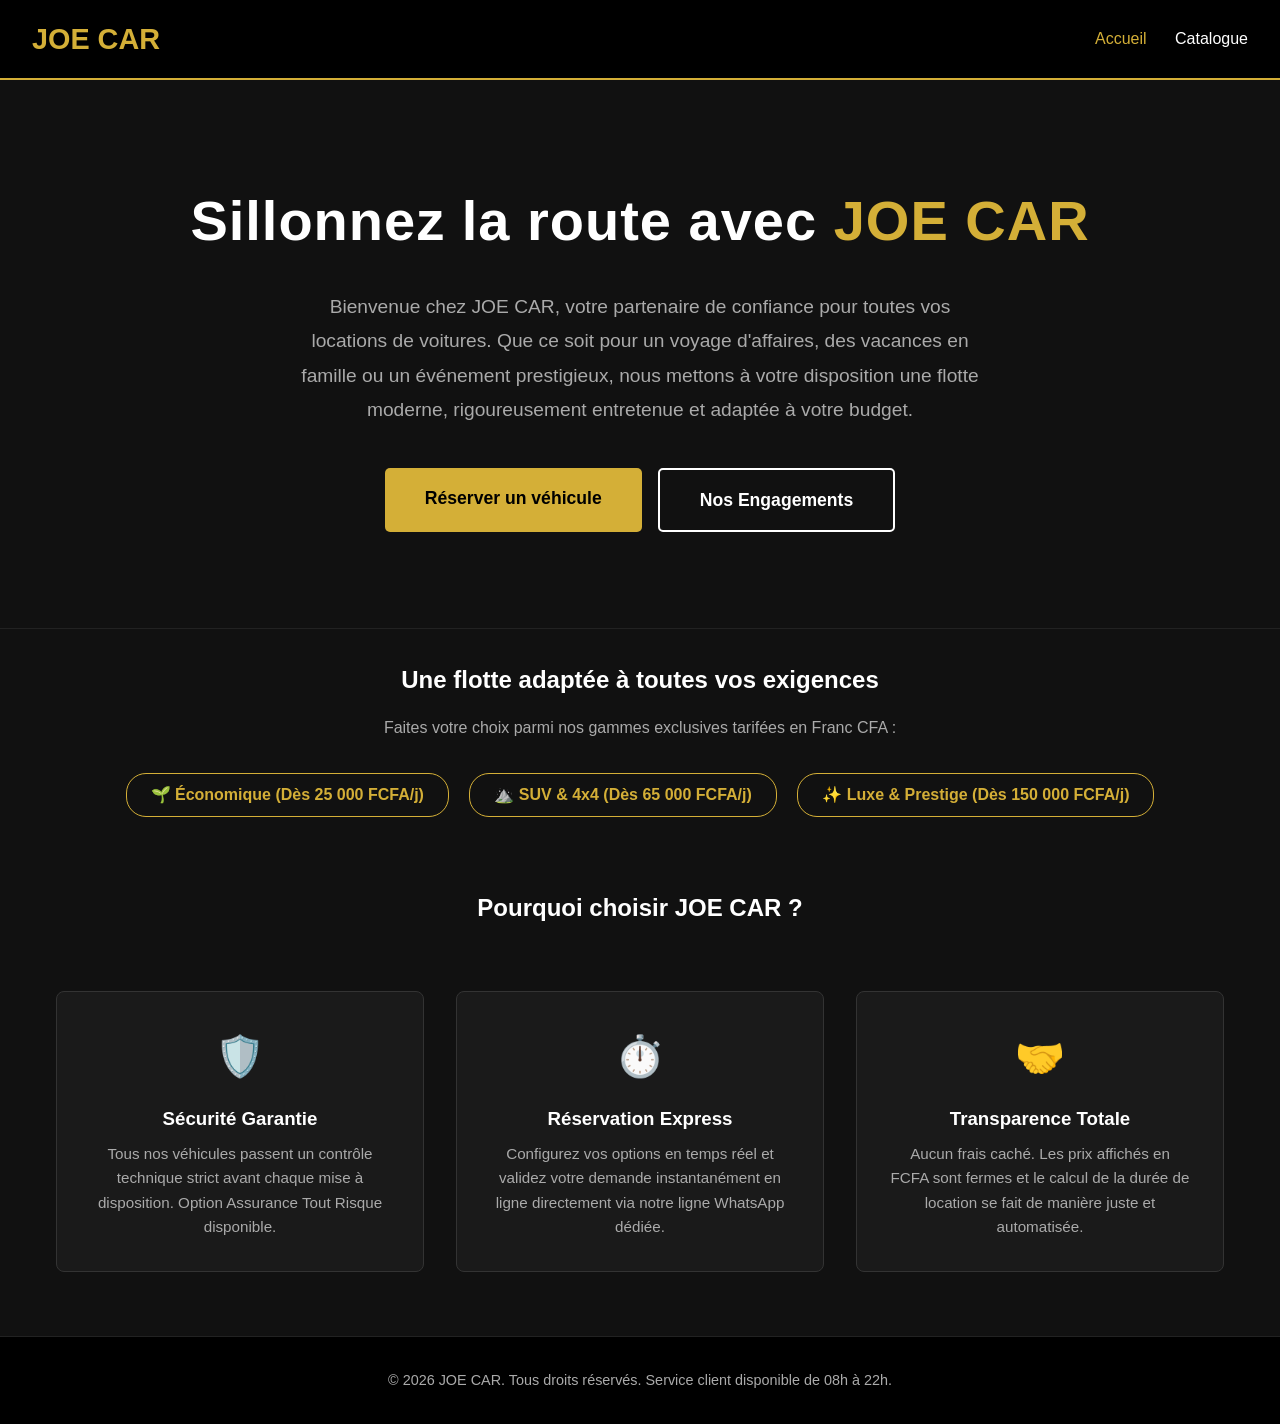
<file: index.html>
<!DOCTYPE html>
<html lang="fr">
<head>
    <meta charset="UTF-8">
    <meta name="viewport" content="width=device-width, initial-scale=1.0">
    <title>JOE CAR - Location de Véhicules de Prestige & Du Quotidien</title>
    <link rel="stylesheet" href="style.css">
    <style>
        /* Styles spécifiques pour enrichir la page d'accueil */
        .hero {
            padding: 6rem 1rem;
            text-align: center;
            background: linear-gradient(rgba(17, 17, 17, 0.85), rgba(17, 17, 17, 0.95)), 
                        url('https://unsplash.com') no-repeat center center/cover;
            border-bottom: 1px solid #222;
        }
        .features {
            display: flex;
            justify-content: space-around;
            flex-wrap: wrap;
            gap: 2rem;
            margin: 4rem 0;
            text-align: center;
        }
        .feature-box {
            flex: 1;
            min-width: 250px;
            background: #1a1a1a;
            padding: 2rem;
            border-radius: 8px;
            border: 1px solid #333;
            transition: transform 0.3s;
        }
        .feature-box:hover {
            transform: translateY(-5px);
            border-color: var(--primary-color);
        }
        .feature-icon {
            font-size: 2.5rem;
            color: var(--primary-color);
            margin-bottom: 1rem;
        }
        .category-preview {
            text-align: center;
            margin-bottom: 4rem;
        }
        .cat-badge {
            display: inline-block;
            padding: 0.5rem 1.5rem;
            border: 1px solid var(--primary-color);
            color: var(--primary-color);
            border-radius: 20px;
            margin: 0.5rem;
            font-weight: bold;
        }
    </style>
</head>
<body>

    <!-- Barre de navigation -->
    <header>
        <a href="index.html" class="logo">JOE CAR</a>
        <nav>
            <a href="index.html" class="active">Accueil</a>
            <a href="catalogue.html">Catalogue</a>
            <!-- Le lien 'Admin' est supprimé du menu visible par les clients -->
        </nav>
    </header>

    <!-- Section Principale (Hero Section) -->
    <section class="hero">
        <h1 style="font-size: 3.5rem; margin-bottom: 1.5rem; font-weight: 800; letter-spacing: 1px;">
            Sillonnez la route avec <span style="color: var(--primary-color);">JOE CAR</span>
        </h1>
        <p style="color: var(--text-muted); max-width: 700px; margin: 0 auto 2.5rem auto; font-size: 1.2rem; line-height: 1.8;">
            Bienvenue chez JOE CAR, votre partenaire de confiance pour toutes vos locations de voitures. 
            Que ce soit pour un voyage d'affaires, des vacances en famille ou un événement prestigieux, 
            nous mettons à votre disposition une flotte moderne, rigoureusement entretenue et adaptée à votre budget.
        </p>
        <div style="display: flex; gap: 1rem; justify-content: center; flex-wrap: wrap;">
            <a href="catalogue.html" class="btn" style="padding: 1rem 2.5rem; font-size: 1.1rem;">Réserver un véhicule</a>
            <a href="#services" class="btn" style="background: transparent; color: #fff; border: 2px solid #fff; padding: 1rem 2.5rem; font-size: 1.1rem;">Nos Engagements</a>
        </div>
    </section>

    <!-- Conteneur global pour le reste des sections -->
    <div class="container" id="services">
        
        <!-- Section des catégories de véhicules proposées -->
        <div class="category-preview">
            <h2 style="margin-bottom: 1rem;">Une flotte adaptée à toutes vos exigences</h2>
            <p style="color: var(--text-muted); margin-bottom: 1.5rem;">Faites votre choix parmi nos gammes exclusives tarifées en Franc CFA :</p>
            <div>
                <span class="cat-badge">🌱 Économique (Dès 25 000 FCFA/j)</span>
                <span class="cat-badge">⛰️ SUV & 4x4 (Dès 65 000 FCFA/j)</span>
                <span class="cat-badge">✨ Luxe & Prestige (Dès 150 000 FCFA/j)</span>
            </div>
        </div>

        <!-- Section de réassurance / Atouts professionnels -->
        <h2 style="text-align: center; margin-top: 4rem;">Pourquoi choisir JOE CAR ?</h2>
        <div class="features">
            <div class="feature-box">
                <div class="feature-icon">🛡️</div>
                <h3>Sécurité Garantie</h3>
                <p style="color: var(--text-muted); font-size: 0.95rem; margin-top: 0.5rem;">
                    Tous nos véhicules passent un contrôle technique strict avant chaque mise à disposition. Option Assurance Tout Risque disponible.
                </p>
            </div>
            <div class="feature-box">
                <div class="feature-icon">⏱️</div>
                <h3>Réservation Express</h3>
                <p style="color: var(--text-muted); font-size: 0.95rem; margin-top: 0.5rem;">
                    Configurez vos options en temps réel et validez votre demande instantanément en ligne directement via notre ligne WhatsApp dédiée.
                </p>
            </div>
            <div class="feature-box">
                <div class="feature-icon">🤝</div>
                <h3>Transparence Totale</h3>
                <p style="color: var(--text-muted); font-size: 0.95rem; margin-top: 0.5rem;">
                    Aucun frais caché. Les prix affichés en FCFA sont fermes et le calcul de la durée de location se fait de manière juste et automatisée.
                </p>
            </div>
        </div>

    </div>

    <!-- Pied de page -->
    <footer style="background: #000; text-align: center; padding: 2rem; border-top: 1px solid #222; color: var(--text-muted); font-size: 0.9rem;">
        <p>&copy; 2026 JOE CAR. Tous droits réservés. Service client disponible de 08h à 22h.</p>
    </footer>

</body>
</html>
</file>
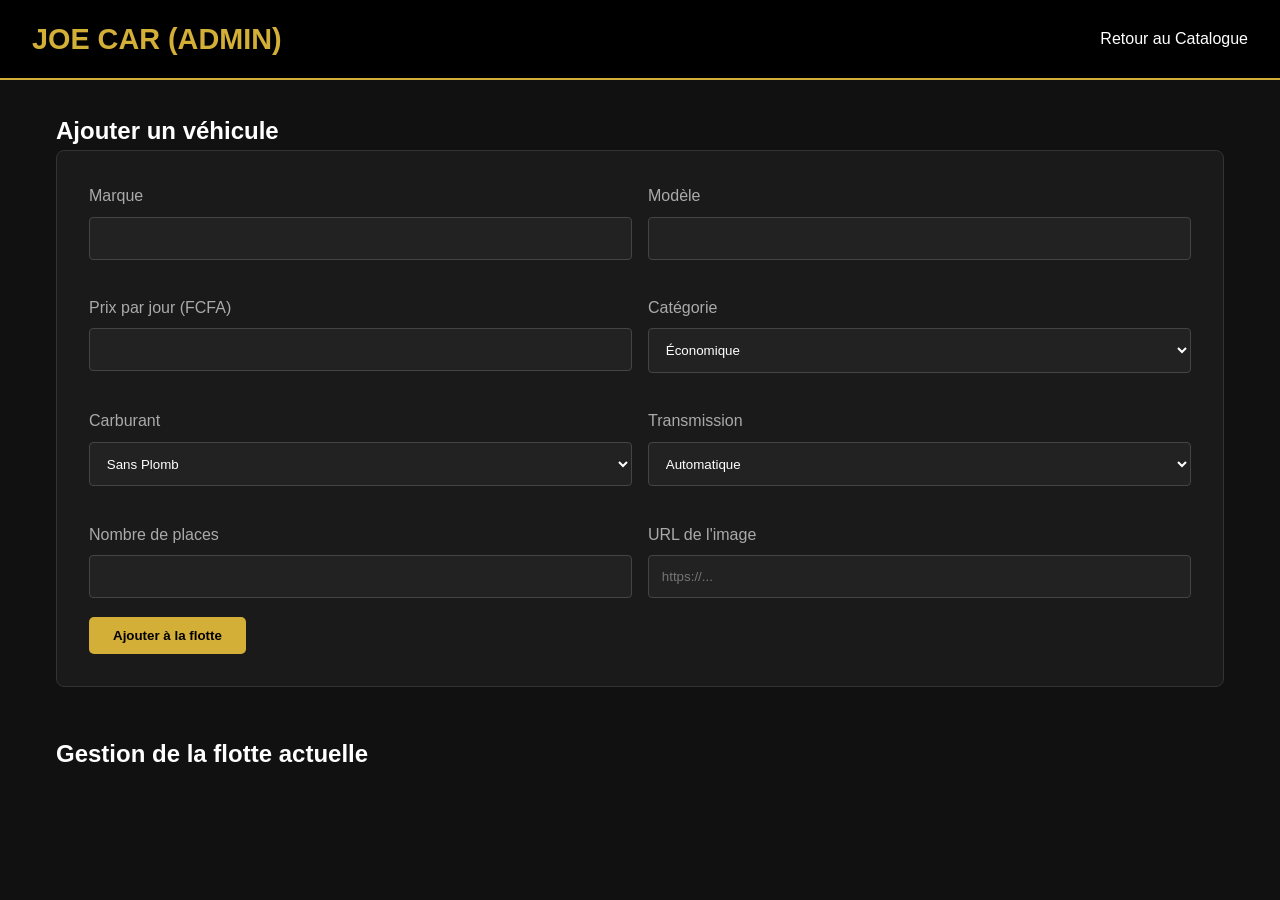
<file: admin.html>
<!DOCTYPE html>
<html lang="fr">
<head>
    <meta charset="UTF-8">
    <meta name="viewport" content="width=device-width, initial-scale=1.0">
    <title>JOE CAR - Administration</title>
    <link rel="stylesheet" href="style.css">
</head>
<body>
    <header>
        <a href="index.html" class="logo">JOE CAR (ADMIN)</a>
        <nav><a href="catalogue.html">Retour au Catalogue</a></nav>
    </header>

    <div class="container">
        <h2>Ajouter un véhicule</h2>
        <form id="formAdmin" style="margin-bottom:3rem;">
            <div style="display:grid; grid-template-columns:1fr 1fr; gap:1rem;">
                <div class="form-group"><label>Marque</label><input type="text" id="addMarque" required></div>
                <div class="form-group"><label>Modèle</label><input type="text" id="addModele" required></div>
                <div class="form-group"><label>Prix par jour (FCFA)</label><input type="number" id="addPrix" required></div>
                <div class="form-group">
                    <label>Catégorie</label>
                    <select id="addCategorie">
                        <option value="economique">Économique</option>
                        <option value="SUV">SUV</option>
                        <option value="luxe">Luxe</option>
                    </select>
                </div>
                <div class="form-group">
                    <label>Carburant</label>
                    <select id="addCarburant"><option value="sans plomb">Sans Plomb</option><option value="diesel">Diesel</option></select>
                </div>
                <div class="form-group">
                    <label>Transmission</label>
                    <select id="addTrans"><option value="automatique">Automatique</option><option value="manuelle">Manuelle</option></select>
                </div>
                <div class="form-group"><label>Nombre de places</label><input type="number" id="addPlaces" required></div>
                <div class="form-group"><label>URL de l'image</label><input type="url" id="addImage" placeholder="https://..." required></div>
            </div>
            <button type="submit" class="btn">Ajouter à la flotte</button>
        </form>

        <h2>Gestion de la flotte actuelle</h2>
        <div id="listeAdmin" style="margin-top:1rem;"></div>
    </div>

    <script src="app.js"></script>
    <script>
        function rafraichirListeAdmin() {
            const liste = document.getElementById('listeAdmin');
            liste.innerHTML = "";
            getVoitures().forEach(v => {
                liste.innerHTML += `
                    <div style="background:#1a1a1a; padding:1rem; border:1px solid #333; margin-bottom:0.5rem; display:flex; justify-content:between; align-items:center; justify-content: space-between;">
                        <span><strong>${v.marque} ${v.modele}</strong> - ${formatCFA(v.prix)}/j (${v.categorie})</span>
                        <button class="btn" style="background:#e74c3c; color:#fff; padding:0.4rem 1rem;" onclick="supprimerVoiture(${v.id})">Supprimer</button>
                    </div>
                `;
            });
        }

        document.getElementById('formAdmin').addEventListener('submit', function(e){
            e.preventDefault();
            const liste = getVoitures();
            const nouvelleVoiture = {
                id: Date.now(),
                marque: document.getElementById('addMarque').value,
                modele: document.getElementById('addModele').value,
                prix: parseInt(document.getElementById('addPrix').value),
                categorie: document.getElementById('addCategorie').value,
                carburant: document.getElementById('addCarburant').value,
                transmission: document.getElementById('addTrans').value,
                places: parseInt(document.getElementById('addPlaces').value),
                image: document.getElementById('addImage').value
            };
            liste.push(nouvelleVoiture);
            saveVoitures(liste);
            rafraichirListeAdmin();
            this.reset();
        });

        window.supprimerVoiture = function(id) {
            let liste = getVoitures().filter(v => v.id !== id);
            saveVoitures(liste);
            rafraichirListeAdmin();
        };

        rafraichirListeAdmin();
    </script>
</body>
</html>
</file>
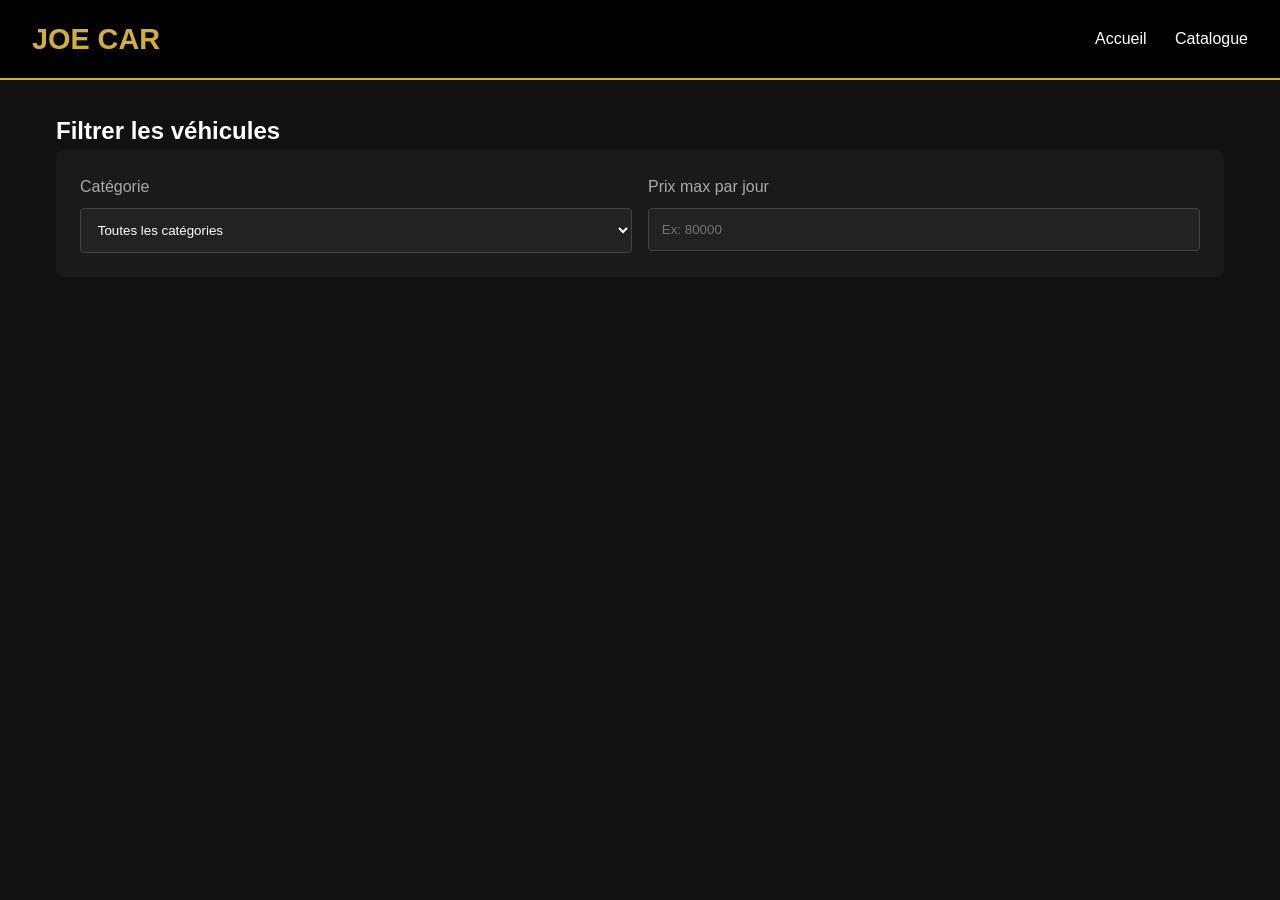
<file: catalogue.html>
<!DOCTYPE html>
<html lang="fr">
<head>
    <meta charset="UTF-8">
    <meta name="viewport" content="width=device-width, initial-scale=1.0">
    <title>JOE CAR - Notre Catalogue</title>
    <link rel="stylesheet" href="style.css">
</head>
<body>
    <header>
        <a href="index.html" class="logo">JOE CAR</a>
        <nav>
             <a href="index.html">Accueil</a>
             <a href="catalogue.html">Catalogue</a>
              <!-- Le lien 'Admin' est supprimé du menu visible par les clients -->
        </nav>

    </header>

    <div class="container">
        <h2>Filtrer les véhicules</h2>
        <div style="background:#1a1a1a; padding:1.5rem; border-radius:8px; margin-bottom:2rem; display:flex; gap:1rem; flex-wrap:wrap;">
            <div style="flex:1; min-width:200px;">
                <label>Catégorie</label>
                <select id="filtreCategorie" onchange="filtrerCatalogue()">
                    <option value="tous">Toutes les catégories</option>
                    <option value="economique">Économique</option>
                    <option value="SUV">SUV</option>
                    <option value="luxe">Luxe</option>
                </select>
            </div>
            <div style="flex:1; min-width:200px;">
                <label>Prix max par jour</label>
                <input type="number" id="filtrePrix" placeholder="Ex: 80000" oninput="filtrerCatalogue()">
            </div>
        </div>

        <div id="catalogueGrid" class="grid"><!-- Injecté par JS --></div>
    </div>

    <script src="app.js"></script>
    <script>
        function afficherCatalogue(liste) {
            const grid = document.getElementById('catalogueGrid');
            grid.innerHTML = "";
            liste.forEach(v => {
                grid.innerHTML += `
                    <div class="card">
                        <img src="${v.image}" alt="${v.marque}">
                        <div class="card-body">
                            <div class="card-title">${v.marque} ${v.modele}</div>
                            <div class="price">${formatCFA(v.prix)} / jour</div>
                            <p style="font-size:0.9rem; color:#aaa; margin-bottom:1rem;">
                                ${v.places} places | ${v.carburant} | ${v.transmission}
                            </p>
                            <a href="vehicule.html?id=${v.id}" class="btn" style="width:100%; text-align:center;">Réserver</a>
                        </div>
                    </div>
                `;
            });
        }

        function filtrerCatalogue() {
            const cat = document.getElementById('filtreCategorie').value;
            const prixMax = document.getElementById('filtrePrix').value;
            let voitures = getVoitures();

            if(cat !== 'tous') voitures = voitures.filter(v => v.categorie === cat);
            if(prixMax) voitures = voitures.filter(v => v.prix <= parseInt(prixMax));

            afficherCatalogue(voitures);
        }

        // Chargement initial
        afficherCatalogue(getVoitures());
    </script>
</body>
</html>
</file>
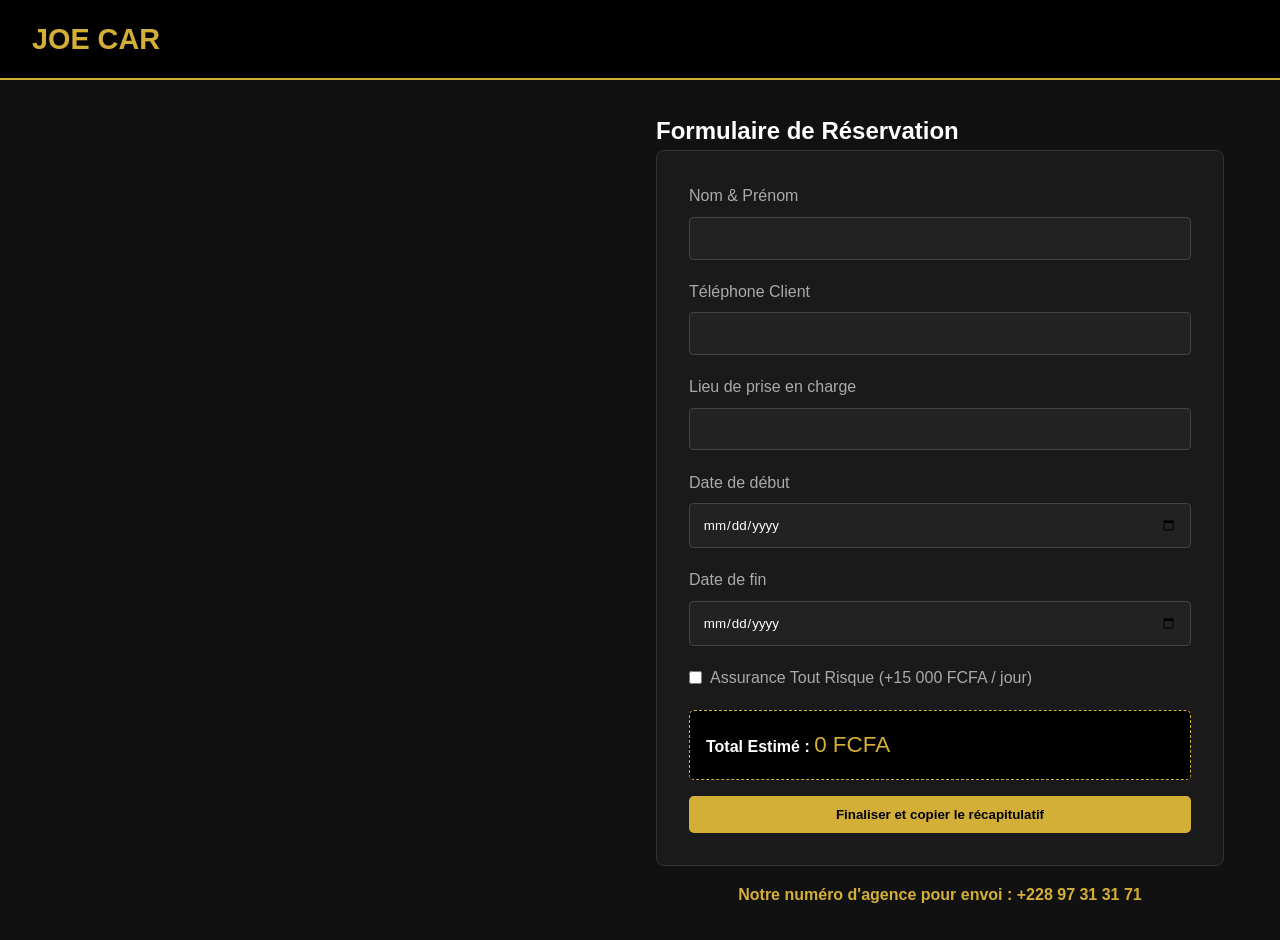
<file: vehicule.html>
<!DOCTYPE html>
<html lang="fr">
<head>
    <meta charset="UTF-8">
    <meta name="viewport" content="width=device-width, initial-scale=1.0">
    <title>JOE CAR - Réservation</title>
    <link rel="stylesheet" href="style.css">
</head>
<body>
    <header>
        <a href="index.html" class="logo">JOE CAR</a>
    </header>

    <div class="container" style="display:grid; grid-template-columns: 1fr 1fr; gap:2rem; flex-wrap:wrap;">
        <div id="detailsVehicule"><!-- Rempli par JS --></div>
        
        <div>
            <h2>Formulaire de Réservation</h2>
            <form id="formReservation">
                <div class="form-group"><label>Nom & Prénom</label><input type="text" id="clientNom" required></div>
                <div class="form-group"><label>Téléphone Client</label><input type="tel" id="clientTel" required></div>
                <div class="form-group"><label>Lieu de prise en charge</label><input type="text" id="lieu" required></div>
                <div class="form-group"><label>Date de début</label><input type="date" id="dateDebut" required onchange="calculerTotal()"></div>
                <div class="form-group"><label>Date de fin</label><input type="date" id="dateFin" required onchange="calculerTotal()"></div>
                
                <div class="form-group" style="display:flex; align-items:center; gap:0.5rem;">
                    <input type="checkbox" id="assurance" onchange="calculerTotal()" style="width:auto;">
                    <label for="assurance" style="margin:0;">Assurance Tout Risque (+15 000 FCFA / jour)</label>
                </div>

                <div style="background:#000; padding:1rem; border-radius:5px; margin: 1rem 0; border:1px dashed var(--primary-color);">
                    <strong>Total Estimé : </strong><span id="totalPrix" style="color:var(--primary-color); font-size:1.4rem;">0 FCFA</span>
                </div>
                <button type="submit" class="btn" style="width:100%;">Finaliser et copier le récapitulatif</button>
            </form>
            <p style="margin-top:1rem; color:var(--primary-color); text-align:center; font-weight:bold;">
                Notre numéro d'agence pour envoi : +228 97 31 31 71
            </p>
        </div>
    </div>
<script src="app.js"></script>
    <script>
        // 1. Récupération des paramètres de l'URL pour afficher la bonne voiture
        const params = new URLSearchParams(window.location.search);
        const voitureId = parseInt(params.get('id'));
        const voiture = getVoitures().find(v => v.id === voitureId);

        // Numéro WhatsApp de l'agence JOE CAR (au format international sans le signe +)
        // Exemple pour le Togo : 22890000000
        const NUMERO_WHATSAPP = "22897313171"; 

        if(!voiture) {
            document.getElementById('detailsVehicule').innerHTML = "<h1>Véhicule introuvable</h1>";
        } else {
            document.getElementById('detailsVehicule').innerHTML = `
                <img src="${voiture.image}" style="width:100%; border-radius:8px; margin-bottom:1rem; border: 1px solid var(--primary-color);">
                <h1>${voiture.marque} ${voiture.modele}</h1>
                <p class="price">${formatCFA(voiture.prix)} / jour</p>
                <p><strong>Catégorie:</strong> ${voiture.categorie.toUpperCase()}</p>
                <p><strong>Carburant:</strong> ${voiture.carburant}</p>
                <p><strong>Transmission:</strong> ${voiture.transmission}</p>
                <p><strong>Places:</strong> ${voiture.places}</p>
            `;
        }

        // 2. Calcul du prix total en temps réel
        function calculerTotal() {
            const deb = new Date(document.getElementById('dateDebut').value);
            const fin = new Date(document.getElementById('dateFin').value);
            if(deb && fin && fin > deb) {
                const jours = Math.ceil((fin - deb) / (1000 * 60 * 60 * 24));
                let tarifParJour = voiture.prix;
                if(document.getElementById('assurance').checked) tarifParJour += 15000;
                
                document.getElementById('totalPrix').innerText = formatCFA(jours * tarifParJour);
                return { jours, total: jours * tarifParJour };
            }
            document.getElementById('totalPrix').innerText = "0 FCFA";
            return null;
        }

        // 3. Gestion de la soumission et redirection vers WhatsApp
        document.getElementById('formReservation').addEventListener('submit', function(e) {
            e.preventDefault();
            const calculs = calculerTotal();
            if(!calculs) return alert("Veuillez vérifier les dates de votre réservation.");

            // Construction du texte de la réservation
            const recap = `--- 🚗 RÉSERVATION JOE CAR ---\n\n` +
                          `👤 Client : ${document.getElementById('clientNom').value}\n` +
                          `📞 Tel : ${document.getElementById('clientTel').value}\n` +
                          `🚘 Véhicule : ${voiture.marque} ${voiture.modele}\n` +
                          `📍 Prise en charge : ${document.getElementById('lieu').value}\n` +
                          `📅 Période : Du ${document.getElementById('dateDebut').value} au ${document.getElementById('dateFin').value}\n` +
                          `⏱ Durée : ${calculs.jours} jours\n` +
                          `🛡 Assurance Tout Risque : ${document.getElementById('assurance').checked ? 'Oui' : 'Non'}\n\n` +
                          `💰 *Montant Total : ${formatCFA(calculs.total)}*`;
            
            // Encodage du texte pour l'URL WhatsApp
            const texteEncode = encodeURIComponent(recap);
            
            // Création du lien WhatsApp (compatible PC et Mobile)
            const lienWhatsApp = `https://wa.me/${NUMERO_WHATSAPP}?text=${texteEncode}`;
            
            // Optionnel : Copie aussi dans le presse-papier par sécurité
            navigator.clipboard.writeText(recap);

            // Redirection immédiate vers WhatsApp
            window.open(lienWhatsApp, '_blank');
        });
    </script>

    </body>
</html>
</file>
<file: style.css>
:root {
    --bg-color: #111111;
    --card-bg: #1a1a1a;
    --primary-color: #D4AF37;
    --text-color: #ffffff;
    --text-muted: #aaaaaa;
}

* {
    margin: 0;
    padding: 0;
    box-sizing: border-box;
    font-family: 'Segoe UI', Tahoma, Geneva, Verdana, sans-serif;
}

body {
    background-color: var(--bg-color);
    color: var(--text-color);
    line-height: 1.6;
}

header {
    background-color: #000;
    border-bottom: 2px solid var(--primary-color);
    padding: 1rem 2rem;
    display: flex;
    justify-content: space-between;
    align-items: center;
    position: sticky;
    top: 0;
    z-index: 100;
}

.logo {
    font-size: 1.8rem;
    font-weight: bold;
    color: var(--primary-color);
    text-decoration: none;
}

nav a {
    color: var(--text-color);
    text-decoration: none;
    margin-left: 1.5rem;
    transition: color 0.3s;
}

nav a:hover, nav a.active {
    color: var(--primary-color);
}

.container {
    max-width: 1200px;
    margin: 2rem auto;
    padding: 0 1rem;
}

.btn {
    background-color: var(--primary-color);
    color: #000;
    padding: 0.7rem 1.5rem;
    border: none;
    border-radius: 5px;
    cursor: pointer;
    font-weight: bold;
    text-decoration: none;
    display: inline-block;
    transition: transform 0.2s, background-color 0.2s;
}

.btn:hover {
    transform: translateY(-2px);
    background-color: #f1c40f;
}

/* Grilles & Cartes */
.grid {
    display: grid;
    grid-template-columns: repeat(auto-fill, minmax(300px, 1fr));
    gap: 2rem;
    margin-top: 2rem;
}

.card {
    background-color: var(--card-bg);
    border: 1px solid #333;
    border-radius: 8px;
    overflow: hidden;
    transition: border-color 0.3s;
}

.card:hover {
    border-color: var(--primary-color);
}

.card img {
    width: 100%;
    height: 200px;
    object-fit: cover;
}

.card-body {
    padding: 1.5rem;
}

.card-title {
    font-size: 1.4rem;
    margin-bottom: 0.5rem;
}

.price {
    color: var(--primary-color);
    font-size: 1.2rem;
    font-weight: bold;
    margin-bottom: 1rem;
}

/* Formulaires */
form {
    background-color: var(--card-bg);
    padding: 2rem;
    border-radius: 8px;
    border: 1px solid #333;
}

.form-group {
    margin-bottom: 1.2rem;
}

label {
    display: block;
    margin-bottom: 0.5rem;
    color: var(--text-muted);
}

input, select, textarea {
    width: 100%;
    padding: 0.8rem;
    background-color: #222;
    border: 1px solid #444;
    color: #fff;
    border-radius: 4px;
}

input:focus, select:focus {
    border-color: var(--primary-color);
    outline: none;
}

/* Responsiveness */
@media (max-width: 768px) {
    header {
        flex-direction: column;
        gap: 1rem;
    }
    nav a {
        margin: 0 0.7rem;
    }
}
</file>
